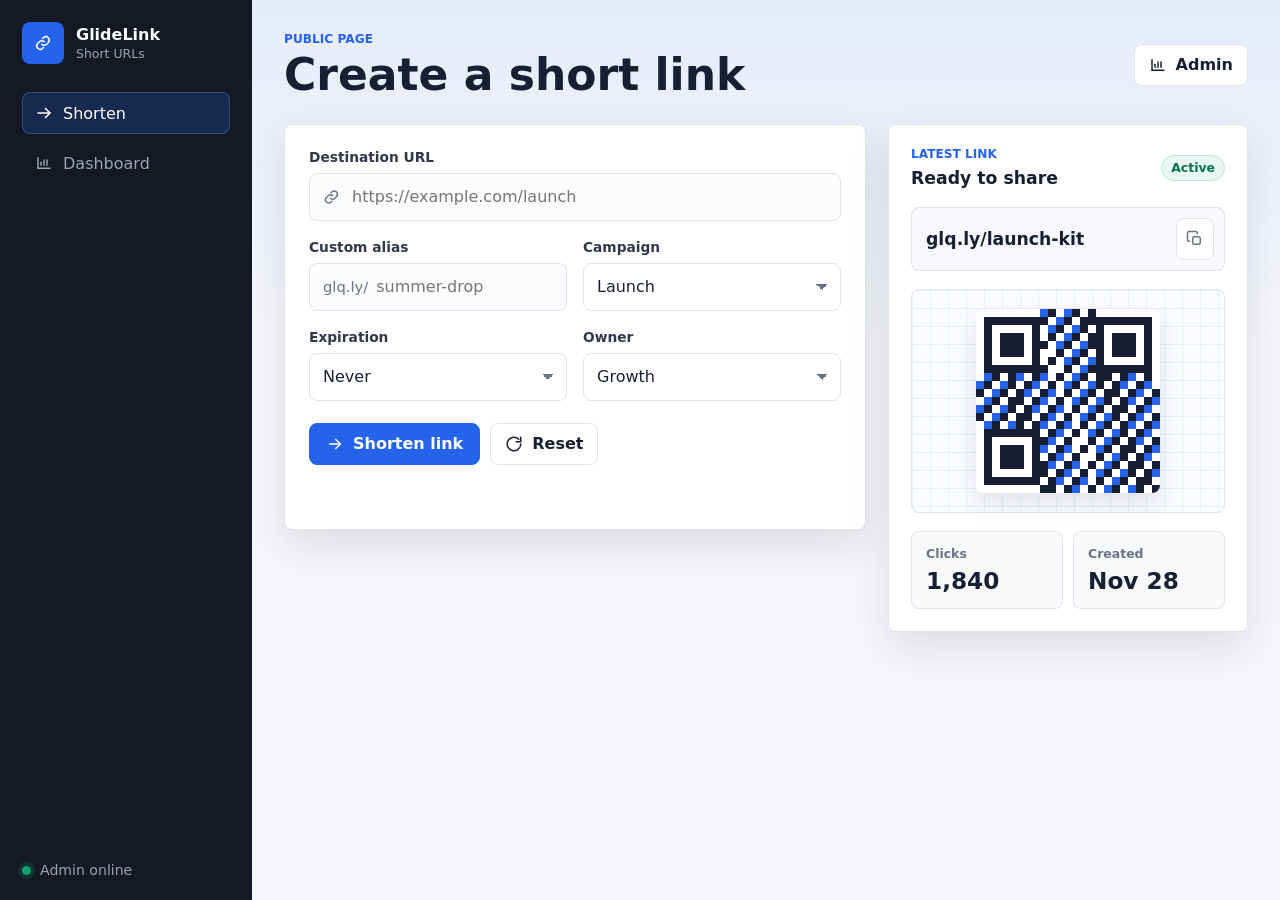
<file: index.html>
<!doctype html>
<html lang="en">
  <head>
    <meta charset="utf-8" />
    <meta name="viewport" content="width=device-width, initial-scale=1" />
    <title>GlideLink Shortener</title>
    <link rel="stylesheet" href="styles.css" />
  </head>
  <body>
    <div class="app-shell">
      <aside class="sidebar" aria-label="Primary navigation">
        <a class="brand" href="#shorten" data-route="shorten" aria-label="GlideLink home">
          <span class="brand-mark" aria-hidden="true">
            <svg viewBox="0 0 24 24" role="img">
              <path d="M10.4 13.6a4.6 4.6 0 0 0 6.5 0l2.2-2.2a4.6 4.6 0 0 0-6.5-6.5l-1.2 1.2" />
              <path d="M13.6 10.4a4.6 4.6 0 0 0-6.5 0l-2.2 2.2a4.6 4.6 0 0 0 6.5 6.5l1.2-1.2" />
            </svg>
          </span>
          <span>
            <strong>GlideLink</strong>
            <small>Short URLs</small>
          </span>
        </a>

        <nav class="nav-tabs" aria-label="App sections">
          <a class="nav-tab is-active" href="#shorten" data-route="shorten">
            <svg viewBox="0 0 24 24" aria-hidden="true">
              <path d="M4 12h16" />
              <path d="M14 6l6 6-6 6" />
            </svg>
            Shorten
          </a>
          <a class="nav-tab" href="#dashboard" data-route="dashboard">
            <svg viewBox="0 0 24 24" aria-hidden="true">
              <path d="M4 19V5" />
              <path d="M4 19h16" />
              <path d="M8 15v-4" />
              <path d="M12 15V8" />
              <path d="M16 15v-7" />
            </svg>
            Dashboard
          </a>
        </nav>

        <div class="sidebar-footer">
          <span class="status-dot" aria-hidden="true"></span>
          <span>Admin online</span>
        </div>
      </aside>

      <main class="workspace">
        <section class="view is-active" id="shorten-view" aria-labelledby="shorten-title">
          <header class="topbar">
            <div>
              <p class="eyebrow">Public page</p>
              <h1 id="shorten-title">Create a short link</h1>
            </div>
            <button class="ghost-button" type="button" data-route-button="dashboard">
              <svg viewBox="0 0 24 24" aria-hidden="true">
                <path d="M4 19V5" />
                <path d="M4 19h16" />
                <path d="M8 15v-4" />
                <path d="M12 15V8" />
                <path d="M16 15v-7" />
              </svg>
              Admin
            </button>
          </header>

          <div class="shorten-layout">
            <form class="shorten-panel" id="shorten-form">
              <div class="field-group">
                <label for="destination">Destination URL</label>
                <div class="input-shell">
                  <svg viewBox="0 0 24 24" aria-hidden="true">
                    <path d="M10.4 13.6a4.6 4.6 0 0 0 6.5 0l2.2-2.2a4.6 4.6 0 0 0-6.5-6.5l-1.2 1.2" />
                    <path d="M13.6 10.4a4.6 4.6 0 0 0-6.5 0l-2.2 2.2a4.6 4.6 0 0 0 6.5 6.5l1.2-1.2" />
                  </svg>
                  <input id="destination" name="destination" type="url" placeholder="https://example.com/launch" required />
                </div>
              </div>

              <div class="form-grid">
                <div class="field-group">
                  <label for="alias">Custom alias</label>
                  <div class="input-shell compact">
                    <span class="domain-prefix">glq.ly/</span>
                    <input id="alias" name="alias" type="text" inputmode="latin" placeholder="summer-drop" maxlength="32" />
                  </div>
                </div>

                <div class="field-group">
                  <label for="campaign">Campaign</label>
                  <select id="campaign" name="campaign">
                    <option>Launch</option>
                    <option>Newsletter</option>
                    <option>Social</option>
                    <option>Partner</option>
                    <option>Support</option>
                  </select>
                </div>
              </div>

              <div class="form-grid">
                <div class="field-group">
                  <label for="expires">Expiration</label>
                  <select id="expires" name="expires">
                    <option value="never">Never</option>
                    <option value="7">7 days</option>
                    <option value="30">30 days</option>
                    <option value="90">90 days</option>
                  </select>
                </div>

                <div class="field-group">
                  <label for="owner">Owner</label>
                  <select id="owner" name="owner">
                    <option>Growth</option>
                    <option>Sales</option>
                    <option>Product</option>
                    <option>Support</option>
                  </select>
                </div>
              </div>

              <div class="form-actions">
                <button class="primary-button" type="submit">
                  <svg viewBox="0 0 24 24" aria-hidden="true">
                    <path d="M5 12h14" />
                    <path d="M13 6l6 6-6 6" />
                  </svg>
                  Shorten link
                </button>
                <button class="secondary-button" type="reset">
                  <svg viewBox="0 0 24 24" aria-hidden="true">
                    <path d="M21 12a9 9 0 1 1-2.6-6.4" />
                    <path d="M21 3v6h-6" />
                  </svg>
                  Reset
                </button>
              </div>
              <p class="form-message" id="form-message" role="status" aria-live="polite"></p>
            </form>

            <aside class="result-panel" aria-labelledby="result-title">
              <div class="result-header">
                <div>
                  <p class="eyebrow">Latest link</p>
                  <h2 id="result-title">Ready to share</h2>
                </div>
                <span class="badge" id="result-status">Active</span>
              </div>

              <div class="short-url-box">
                <span id="latest-short-url">glq.ly/welcome</span>
                <button class="icon-button" type="button" id="copy-latest" title="Copy short link" aria-label="Copy short link">
                  <svg viewBox="0 0 24 24" aria-hidden="true">
                    <rect x="9" y="9" width="10" height="10" rx="2" />
                    <path d="M5 15H4a2 2 0 0 1-2-2V4a2 2 0 0 1 2-2h9a2 2 0 0 1 2 2v1" />
                  </svg>
                </button>
              </div>

              <div class="qr-wrap">
                <canvas id="qr-canvas" width="184" height="184" aria-label="QR preview"></canvas>
              </div>

              <dl class="result-stats">
                <div>
                  <dt>Clicks</dt>
                  <dd id="latest-clicks">0</dd>
                </div>
                <div>
                  <dt>Created</dt>
                  <dd id="latest-created">Today</dd>
                </div>
              </dl>
            </aside>
          </div>
        </section>

        <section class="view" id="dashboard-view" aria-labelledby="dashboard-title">
          <header class="topbar dashboard-topbar">
            <div>
              <p class="eyebrow">Admin dashboard</p>
              <h1 id="dashboard-title">Link performance</h1>
            </div>
            <button class="primary-button" type="button" data-route-button="shorten">
              <svg viewBox="0 0 24 24" aria-hidden="true">
                <path d="M12 5v14" />
                <path d="M5 12h14" />
              </svg>
              New link
            </button>
          </header>

          <section class="metrics-grid" aria-label="Overview metrics">
            <article class="metric">
              <span>Total links</span>
              <strong id="metric-links">0</strong>
            </article>
            <article class="metric">
              <span>Total clicks</span>
              <strong id="metric-clicks">0</strong>
            </article>
            <article class="metric">
              <span>Active links</span>
              <strong id="metric-active">0</strong>
            </article>
            <article class="metric">
              <span>Top campaign</span>
              <strong id="metric-campaign">-</strong>
            </article>
          </section>

          <section class="dashboard-grid">
            <div class="chart-panel" aria-labelledby="chart-title">
              <div class="section-heading">
                <div>
                  <p class="eyebrow">Last 7 days</p>
                  <h2 id="chart-title">Click volume</h2>
                </div>
                <span class="badge neutral" id="chart-total">0 clicks</span>
              </div>
              <div class="bar-chart" id="bar-chart" role="img" aria-label="Daily click volume"></div>
            </div>

            <div class="activity-panel" aria-labelledby="activity-title">
              <div class="section-heading">
                <div>
                  <p class="eyebrow">Realtime</p>
                  <h2 id="activity-title">Recent activity</h2>
                </div>
              </div>
              <ol class="activity-list" id="activity-list"></ol>
            </div>
          </section>

          <section class="table-panel" aria-labelledby="links-title">
            <div class="table-header">
              <div>
                <p class="eyebrow">Inventory</p>
                <h2 id="links-title">Managed links</h2>
              </div>
              <div class="table-tools">
                <div class="search-shell">
                  <svg viewBox="0 0 24 24" aria-hidden="true">
                    <circle cx="11" cy="11" r="7" />
                    <path d="M20 20l-3.5-3.5" />
                  </svg>
                  <input id="search-links" type="search" placeholder="Search links" aria-label="Search links" />
                </div>
                <div class="segment-control" aria-label="Filter links">
                  <button class="is-active" type="button" data-filter="all">All</button>
                  <button type="button" data-filter="active">Active</button>
                  <button type="button" data-filter="paused">Paused</button>
                  <button type="button" data-filter="expired">Expired</button>
                </div>
              </div>
            </div>

            <div class="table-scroll">
              <table>
                <thead>
                  <tr>
                    <th scope="col">Short link</th>
                    <th scope="col">Destination</th>
                    <th scope="col">Campaign</th>
                    <th scope="col">Clicks</th>
                    <th scope="col">Status</th>
                    <th scope="col">Actions</th>
                  </tr>
                </thead>
                <tbody id="links-table"></tbody>
              </table>
            </div>
          </section>
        </section>
      </main>
    </div>

    <template id="empty-row-template">
      <tr>
        <td colspan="6">
          <div class="empty-state">No links match the current view.</div>
        </td>
      </tr>
    </template>

    <script src="app.js"></script>
  </body>
</html>
</file>
<file: styles.css>
:root {
  --bg: #f6f7fb;
  --panel: #ffffff;
  --panel-strong: #fdfefe;
  --ink: #172033;
  --muted: #697386;
  --line: #dfe4ec;
  --accent: #2563eb;
  --accent-strong: #1749b7;
  --success: #0f9f6e;
  --warning: #b7791f;
  --danger: #d14343;
  --nav: #151923;
  --nav-muted: #9aa4b2;
  --shadow: 0 16px 42px rgba(32, 40, 58, 0.12);
  --radius: 8px;
}

* {
  box-sizing: border-box;
}

body {
  margin: 0;
  min-height: 100vh;
  color: var(--ink);
  background:
    linear-gradient(180deg, rgba(37, 99, 235, 0.08), transparent 340px),
    var(--bg);
  font-family:
    Inter, ui-sans-serif, system-ui, -apple-system, BlinkMacSystemFont, "Segoe UI",
    sans-serif;
}

button,
input,
select {
  font: inherit;
}

button {
  cursor: pointer;
}

svg {
  display: block;
  width: 18px;
  height: 18px;
  fill: none;
  stroke: currentColor;
  stroke-linecap: round;
  stroke-linejoin: round;
  stroke-width: 2;
}

.app-shell {
  display: grid;
  grid-template-columns: 252px minmax(0, 1fr);
  min-height: 100vh;
}

.sidebar {
  position: sticky;
  top: 0;
  display: flex;
  flex-direction: column;
  gap: 28px;
  height: 100vh;
  padding: 22px;
  color: #f8fafc;
  background: var(--nav);
}

.brand {
  display: flex;
  align-items: center;
  gap: 12px;
  color: inherit;
  text-decoration: none;
}

.brand-mark {
  display: grid;
  width: 42px;
  height: 42px;
  place-items: center;
  color: #ffffff;
  background: #2563eb;
  border-radius: 8px;
}

.brand strong,
.brand small {
  display: block;
}

.brand strong {
  font-size: 1rem;
}

.brand small {
  margin-top: 2px;
  color: var(--nav-muted);
  font-size: 0.78rem;
}

.nav-tabs {
  display: grid;
  gap: 8px;
}

.nav-tab {
  display: flex;
  align-items: center;
  gap: 10px;
  min-height: 42px;
  padding: 0 12px;
  color: var(--nav-muted);
  border: 1px solid transparent;
  border-radius: 8px;
  text-decoration: none;
}

.nav-tab:hover,
.nav-tab:focus-visible {
  color: #ffffff;
  background: rgba(255, 255, 255, 0.08);
}

.nav-tab.is-active {
  color: #ffffff;
  background: rgba(37, 99, 235, 0.22);
  border-color: rgba(96, 165, 250, 0.32);
}

.sidebar-footer {
  display: flex;
  align-items: center;
  gap: 9px;
  margin-top: auto;
  color: var(--nav-muted);
  font-size: 0.88rem;
}

.status-dot {
  width: 9px;
  height: 9px;
  background: var(--success);
  border-radius: 999px;
  box-shadow: 0 0 0 4px rgba(15, 159, 110, 0.16);
}

.workspace {
  width: 100%;
  max-width: 1280px;
  padding: 32px;
}

.view {
  display: none;
}

.view.is-active {
  display: block;
}

.topbar {
  display: flex;
  align-items: center;
  justify-content: space-between;
  gap: 18px;
  margin-bottom: 26px;
}

.dashboard-topbar {
  margin-bottom: 18px;
}

.eyebrow {
  margin: 0 0 7px;
  color: var(--accent);
  font-size: 0.76rem;
  font-weight: 700;
  letter-spacing: 0;
  text-transform: uppercase;
}

h1,
h2,
p {
  overflow-wrap: anywhere;
}

h1,
h2 {
  margin: 0;
  letter-spacing: 0;
}

h1 {
  font-size: 2.75rem;
  line-height: 1.02;
}

h2 {
  font-size: 1.08rem;
  line-height: 1.2;
}

.shorten-layout {
  display: grid;
  grid-template-columns: minmax(0, 1fr) 360px;
  gap: 22px;
  align-items: start;
}

.shorten-panel,
.result-panel,
.chart-panel,
.activity-panel,
.table-panel,
.metric {
  background: var(--panel);
  border: 1px solid var(--line);
  border-radius: var(--radius);
  box-shadow: var(--shadow);
}

.shorten-panel {
  display: grid;
  gap: 18px;
  padding: 24px;
}

.form-grid {
  display: grid;
  grid-template-columns: repeat(2, minmax(0, 1fr));
  gap: 16px;
}

.field-group {
  display: grid;
  gap: 8px;
}

label {
  color: #30384a;
  font-size: 0.86rem;
  font-weight: 700;
}

.input-shell,
.search-shell {
  display: flex;
  align-items: center;
  gap: 10px;
  min-height: 48px;
  padding: 0 13px;
  color: var(--muted);
  background: #fbfcfe;
  border: 1px solid var(--line);
  border-radius: 8px;
}

.input-shell:focus-within,
.search-shell:focus-within,
select:focus {
  border-color: rgba(37, 99, 235, 0.74);
  box-shadow: 0 0 0 4px rgba(37, 99, 235, 0.12);
}

.input-shell input,
.search-shell input {
  width: 100%;
  min-width: 0;
  color: var(--ink);
  background: transparent;
  border: 0;
  outline: 0;
}

.input-shell.compact {
  gap: 6px;
}

.domain-prefix {
  flex: 0 0 auto;
  color: var(--muted);
  font-size: 0.92rem;
}

select {
  width: 100%;
  min-height: 48px;
  padding: 0 38px 0 13px;
  color: var(--ink);
  background:
    linear-gradient(45deg, transparent 50%, var(--muted) 50%),
    linear-gradient(135deg, var(--muted) 50%, transparent 50%),
    linear-gradient(to right, transparent, transparent);
  background-position:
    calc(100% - 18px) 20px,
    calc(100% - 12px) 20px,
    100% 0;
  background-size:
    6px 6px,
    6px 6px,
    2.5em 2.5em;
  background-repeat: no-repeat;
  border: 1px solid var(--line);
  border-radius: 8px;
  outline: 0;
  appearance: none;
}

.form-actions {
  display: flex;
  flex-wrap: wrap;
  gap: 10px;
  margin-top: 4px;
}

.primary-button,
.secondary-button,
.ghost-button,
.icon-button {
  display: inline-flex;
  align-items: center;
  justify-content: center;
  gap: 9px;
  min-height: 42px;
  border-radius: 8px;
  font-weight: 750;
}

.primary-button {
  padding: 0 16px;
  color: #ffffff;
  background: var(--accent);
  border: 1px solid var(--accent);
}

.primary-button:hover,
.primary-button:focus-visible {
  background: var(--accent-strong);
  border-color: var(--accent-strong);
}

.secondary-button,
.ghost-button {
  padding: 0 14px;
  color: var(--ink);
  background: #ffffff;
  border: 1px solid var(--line);
}

.secondary-button:hover,
.ghost-button:hover,
.secondary-button:focus-visible,
.ghost-button:focus-visible,
.icon-button:hover,
.icon-button:focus-visible {
  border-color: rgba(37, 99, 235, 0.6);
  box-shadow: 0 0 0 4px rgba(37, 99, 235, 0.1);
}

.icon-button {
  width: 38px;
  height: 38px;
  color: var(--muted);
  background: #ffffff;
  border: 1px solid var(--line);
}

.form-message {
  min-height: 22px;
  margin: 0;
  color: var(--muted);
  font-size: 0.92rem;
}

.form-message.is-error {
  color: var(--danger);
}

.result-panel {
  display: grid;
  gap: 18px;
  padding: 22px;
}

.result-header,
.section-heading,
.table-header {
  display: flex;
  align-items: center;
  justify-content: space-between;
  gap: 16px;
}

.badge {
  display: inline-flex;
  align-items: center;
  min-height: 26px;
  padding: 0 9px;
  color: #087253;
  background: #e8f7f1;
  border: 1px solid #b9e7d7;
  border-radius: 999px;
  font-size: 0.78rem;
  font-weight: 750;
  white-space: nowrap;
}

.badge.neutral {
  color: #445064;
  background: #f1f4f8;
  border-color: #dbe2ec;
}

.badge.paused {
  color: var(--warning);
  background: #fff6df;
  border-color: #f3d79b;
}

.badge.expired {
  color: var(--danger);
  background: #fff0f0;
  border-color: #f7c6c6;
}

.short-url-box {
  display: grid;
  grid-template-columns: minmax(0, 1fr) 38px;
  gap: 10px;
  align-items: center;
  min-height: 58px;
  padding: 10px;
  background: #f7f9fd;
  border: 1px solid var(--line);
  border-radius: 8px;
}

.short-url-box span {
  min-width: 0;
  padding-left: 4px;
  font-size: 1.08rem;
  font-weight: 800;
  overflow-wrap: anywhere;
}

.qr-wrap {
  display: grid;
  place-items: center;
  min-height: 224px;
  background:
    linear-gradient(90deg, rgba(37, 99, 235, 0.08) 1px, transparent 1px),
    linear-gradient(rgba(37, 99, 235, 0.08) 1px, transparent 1px),
    #fbfcff;
  background-size: 18px 18px;
  border: 1px solid var(--line);
  border-radius: 8px;
}

canvas {
  width: 184px;
  height: 184px;
  background: #ffffff;
  border-radius: 8px;
  box-shadow: 0 10px 24px rgba(32, 40, 58, 0.12);
}

.result-stats {
  display: grid;
  grid-template-columns: repeat(2, minmax(0, 1fr));
  gap: 10px;
  margin: 0;
}

.result-stats div {
  min-height: 76px;
  padding: 14px;
  background: #f8fafc;
  border: 1px solid var(--line);
  border-radius: 8px;
}

.result-stats dt {
  color: var(--muted);
  font-size: 0.78rem;
  font-weight: 750;
}

.result-stats dd {
  margin: 6px 0 0;
  font-size: 1.45rem;
  font-weight: 850;
}

.metrics-grid {
  display: grid;
  grid-template-columns: repeat(4, minmax(0, 1fr));
  gap: 14px;
  margin-bottom: 18px;
}

.metric {
  min-height: 112px;
  padding: 18px;
}

.metric span {
  display: block;
  color: var(--muted);
  font-size: 0.82rem;
  font-weight: 750;
}

.metric strong {
  display: block;
  margin-top: 12px;
  font-size: 2rem;
  line-height: 1;
  overflow-wrap: anywhere;
}

.dashboard-grid {
  display: grid;
  grid-template-columns: minmax(0, 1.6fr) minmax(300px, 0.8fr);
  gap: 18px;
  margin-bottom: 18px;
}

.chart-panel,
.activity-panel,
.table-panel {
  padding: 20px;
}

.bar-chart {
  display: grid;
  grid-template-columns: repeat(7, minmax(44px, 1fr));
  align-items: end;
  gap: 12px;
  height: 236px;
  margin-top: 20px;
  padding-top: 8px;
}

.bar-item {
  display: grid;
  align-content: end;
  gap: 9px;
  min-width: 0;
  height: 100%;
}

.bar {
  min-height: 12px;
  background: linear-gradient(180deg, #3b82f6, #0f9f6e);
  border-radius: 6px 6px 3px 3px;
}

.bar-label {
  color: var(--muted);
  font-size: 0.76rem;
  font-weight: 750;
  text-align: center;
}

.activity-list {
  display: grid;
  gap: 12px;
  margin: 18px 0 0;
  padding: 0;
  list-style: none;
}

.activity-list li {
  display: grid;
  grid-template-columns: 36px minmax(0, 1fr);
  gap: 11px;
  align-items: center;
  min-height: 48px;
}

.activity-icon {
  display: grid;
  width: 36px;
  height: 36px;
  place-items: center;
  color: var(--accent);
  background: #edf4ff;
  border: 1px solid #d6e6ff;
  border-radius: 8px;
}

.activity-list p,
.activity-list time {
  display: block;
  margin: 0;
}

.activity-list p {
  font-weight: 750;
}

.activity-list time {
  margin-top: 2px;
  color: var(--muted);
  font-size: 0.78rem;
}

.table-panel {
  overflow: hidden;
}

.table-header {
  align-items: flex-start;
  margin-bottom: 16px;
}

.table-tools {
  display: flex;
  flex-wrap: wrap;
  gap: 10px;
  justify-content: flex-end;
}

.search-shell {
  width: min(260px, 100%);
  min-height: 40px;
}

.segment-control {
  display: inline-flex;
  min-height: 40px;
  padding: 3px;
  background: #edf1f7;
  border: 1px solid var(--line);
  border-radius: 8px;
}

.segment-control button {
  min-width: 70px;
  padding: 0 10px;
  color: var(--muted);
  background: transparent;
  border: 0;
  border-radius: 6px;
  font-size: 0.84rem;
  font-weight: 750;
}

.segment-control button.is-active {
  color: var(--ink);
  background: #ffffff;
  box-shadow: 0 2px 8px rgba(31, 42, 68, 0.1);
}

.table-scroll {
  overflow-x: auto;
}

table {
  width: 100%;
  min-width: 860px;
  border-collapse: collapse;
}

th,
td {
  padding: 14px 12px;
  border-top: 1px solid var(--line);
  text-align: left;
  vertical-align: middle;
}

th {
  color: var(--muted);
  font-size: 0.76rem;
  font-weight: 800;
  text-transform: uppercase;
}

td {
  font-size: 0.92rem;
}

.link-cell {
  display: grid;
  gap: 4px;
}

.link-cell strong {
  color: var(--accent);
  overflow-wrap: anywhere;
}

.link-cell span,
.destination-cell {
  color: var(--muted);
}

.destination-cell {
  max-width: 360px;
  overflow: hidden;
  text-overflow: ellipsis;
  white-space: nowrap;
}

.row-actions {
  display: flex;
  gap: 8px;
}

.empty-state {
  padding: 28px;
  color: var(--muted);
  text-align: center;
}

@media (max-width: 980px) {
  .app-shell {
    grid-template-columns: 1fr;
  }

  .sidebar {
    position: static;
    display: grid;
    grid-template-columns: minmax(0, 1fr) auto;
    align-items: center;
    height: auto;
    padding: 14px 18px;
  }

  .nav-tabs {
    grid-auto-flow: column;
    justify-content: end;
  }

  .sidebar-footer {
    display: none;
  }

  .workspace {
    padding: 24px;
  }

  .shorten-layout,
  .dashboard-grid {
    grid-template-columns: 1fr;
  }

  .metrics-grid {
    grid-template-columns: repeat(2, minmax(0, 1fr));
  }
}

@media (max-width: 680px) {
  .sidebar {
    grid-template-columns: 1fr;
    gap: 14px;
  }

  .nav-tabs {
    grid-auto-flow: row;
    grid-template-columns: repeat(2, minmax(0, 1fr));
  }

  .topbar,
  .result-header,
  .section-heading,
  .table-header {
    align-items: stretch;
    flex-direction: column;
  }

  h1 {
    font-size: 2rem;
  }

  .workspace {
    padding: 18px;
  }

  .shorten-panel,
  .result-panel,
  .chart-panel,
  .activity-panel,
  .table-panel {
    padding: 16px;
  }

  .form-grid,
  .metrics-grid,
  .result-stats {
    grid-template-columns: 1fr;
  }

  .table-tools,
  .search-shell,
  .segment-control {
    width: 100%;
  }

  .segment-control {
    display: grid;
    grid-template-columns: repeat(4, minmax(0, 1fr));
  }

  .segment-control button {
    min-width: 0;
    padding: 0 6px;
  }

  .bar-chart {
    gap: 8px;
    grid-template-columns: repeat(7, minmax(28px, 1fr));
  }
}
</file>
